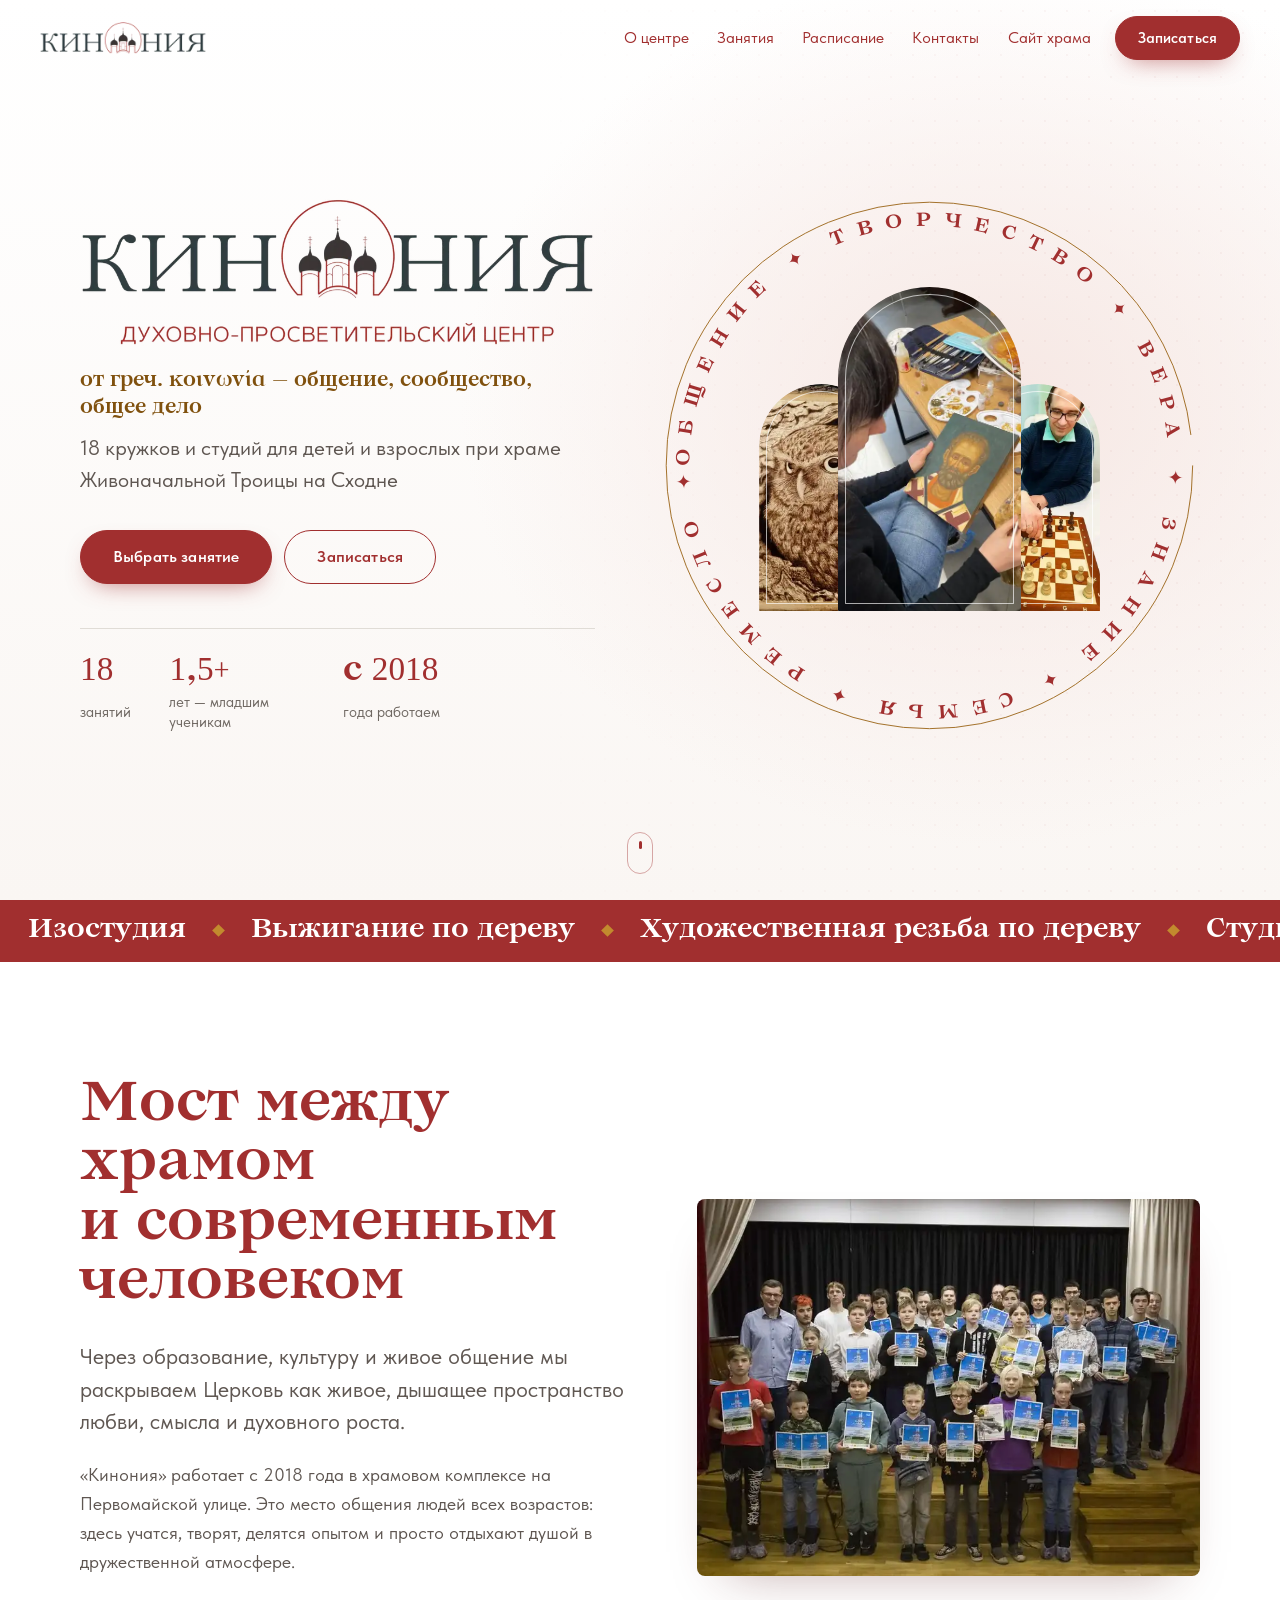
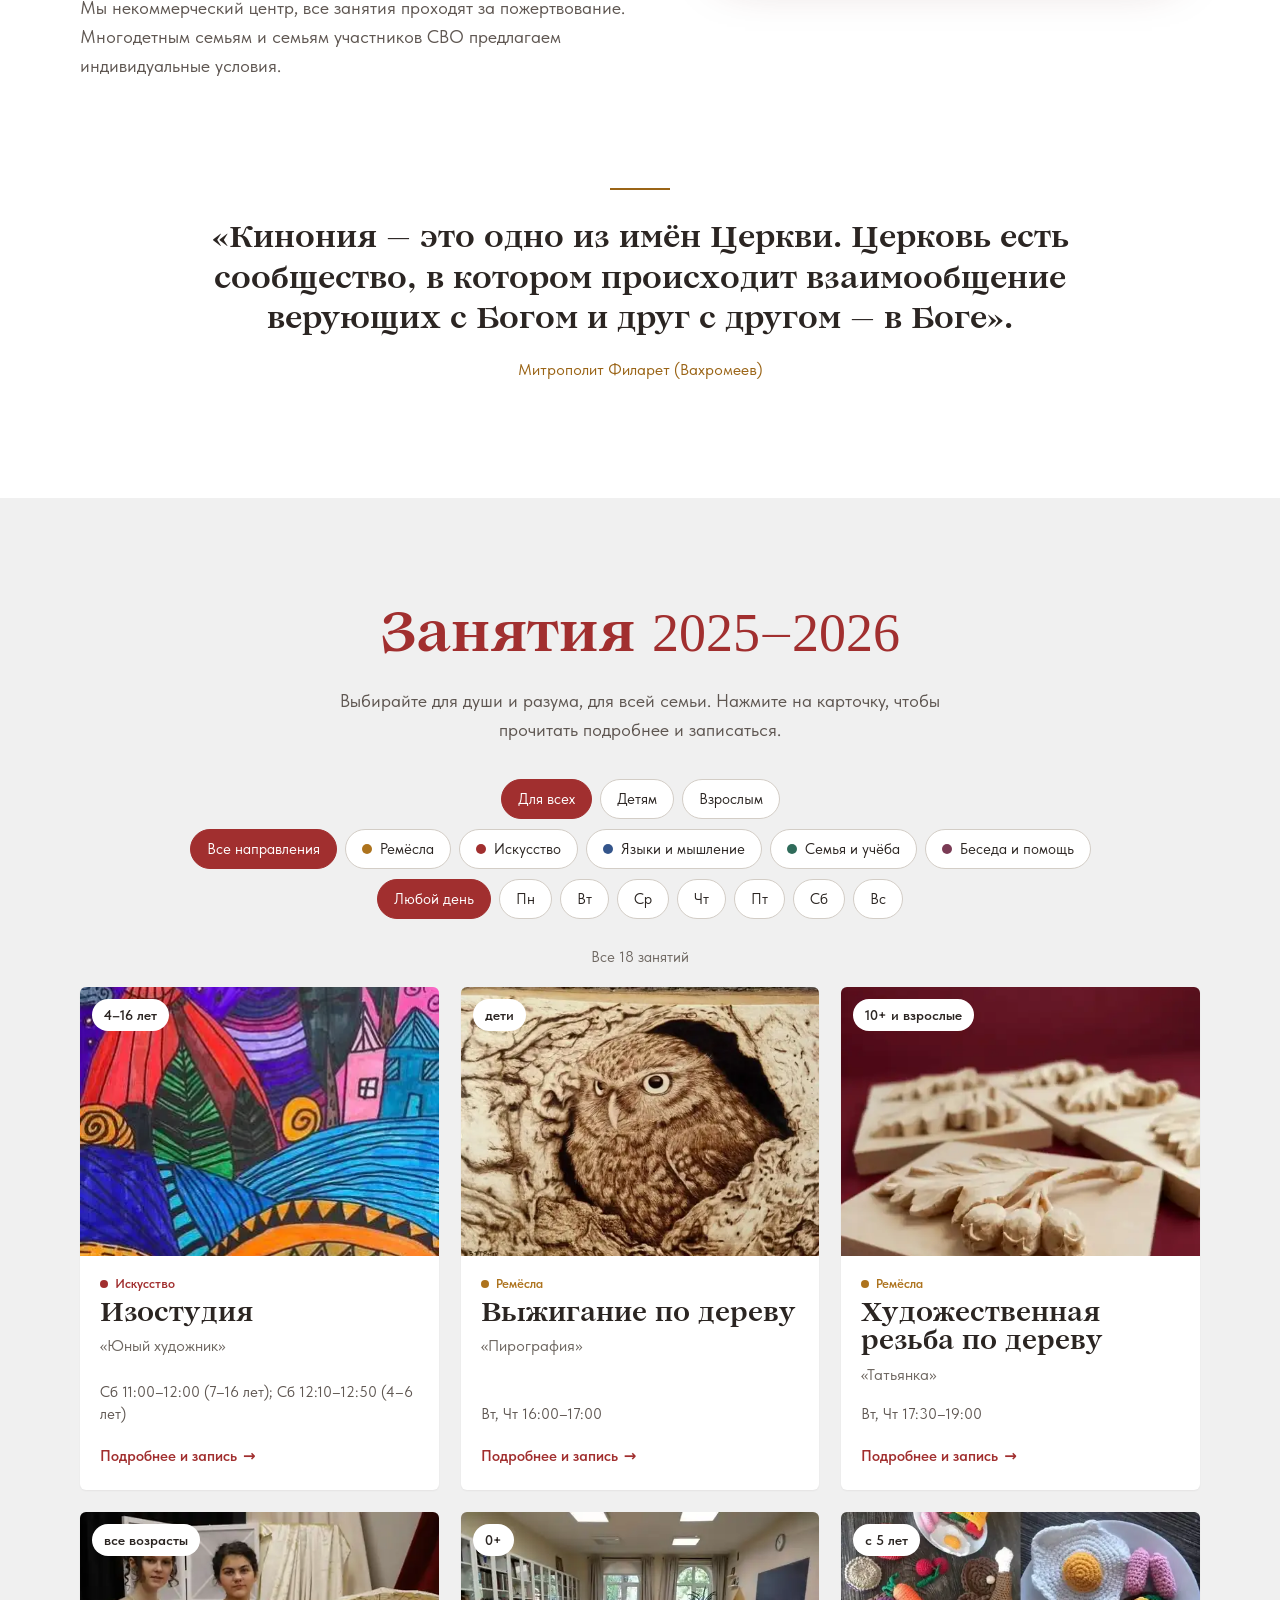
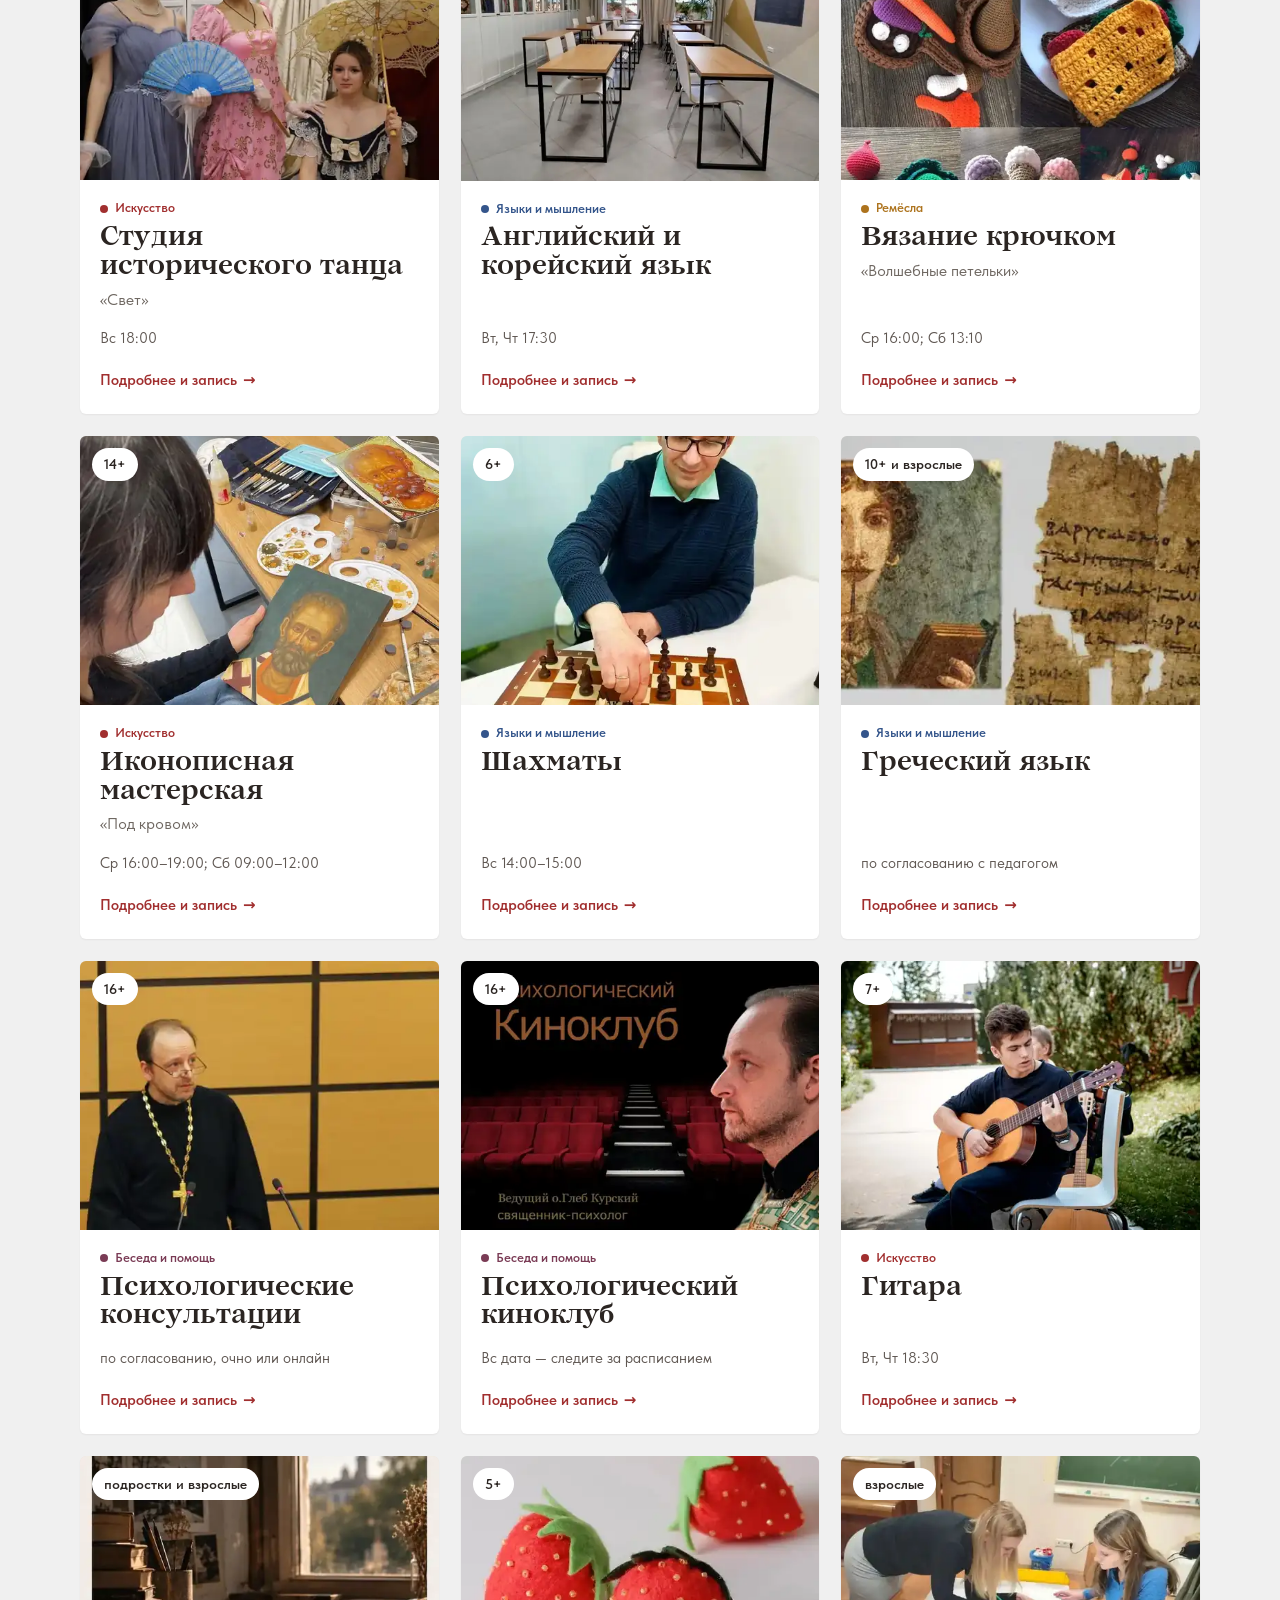
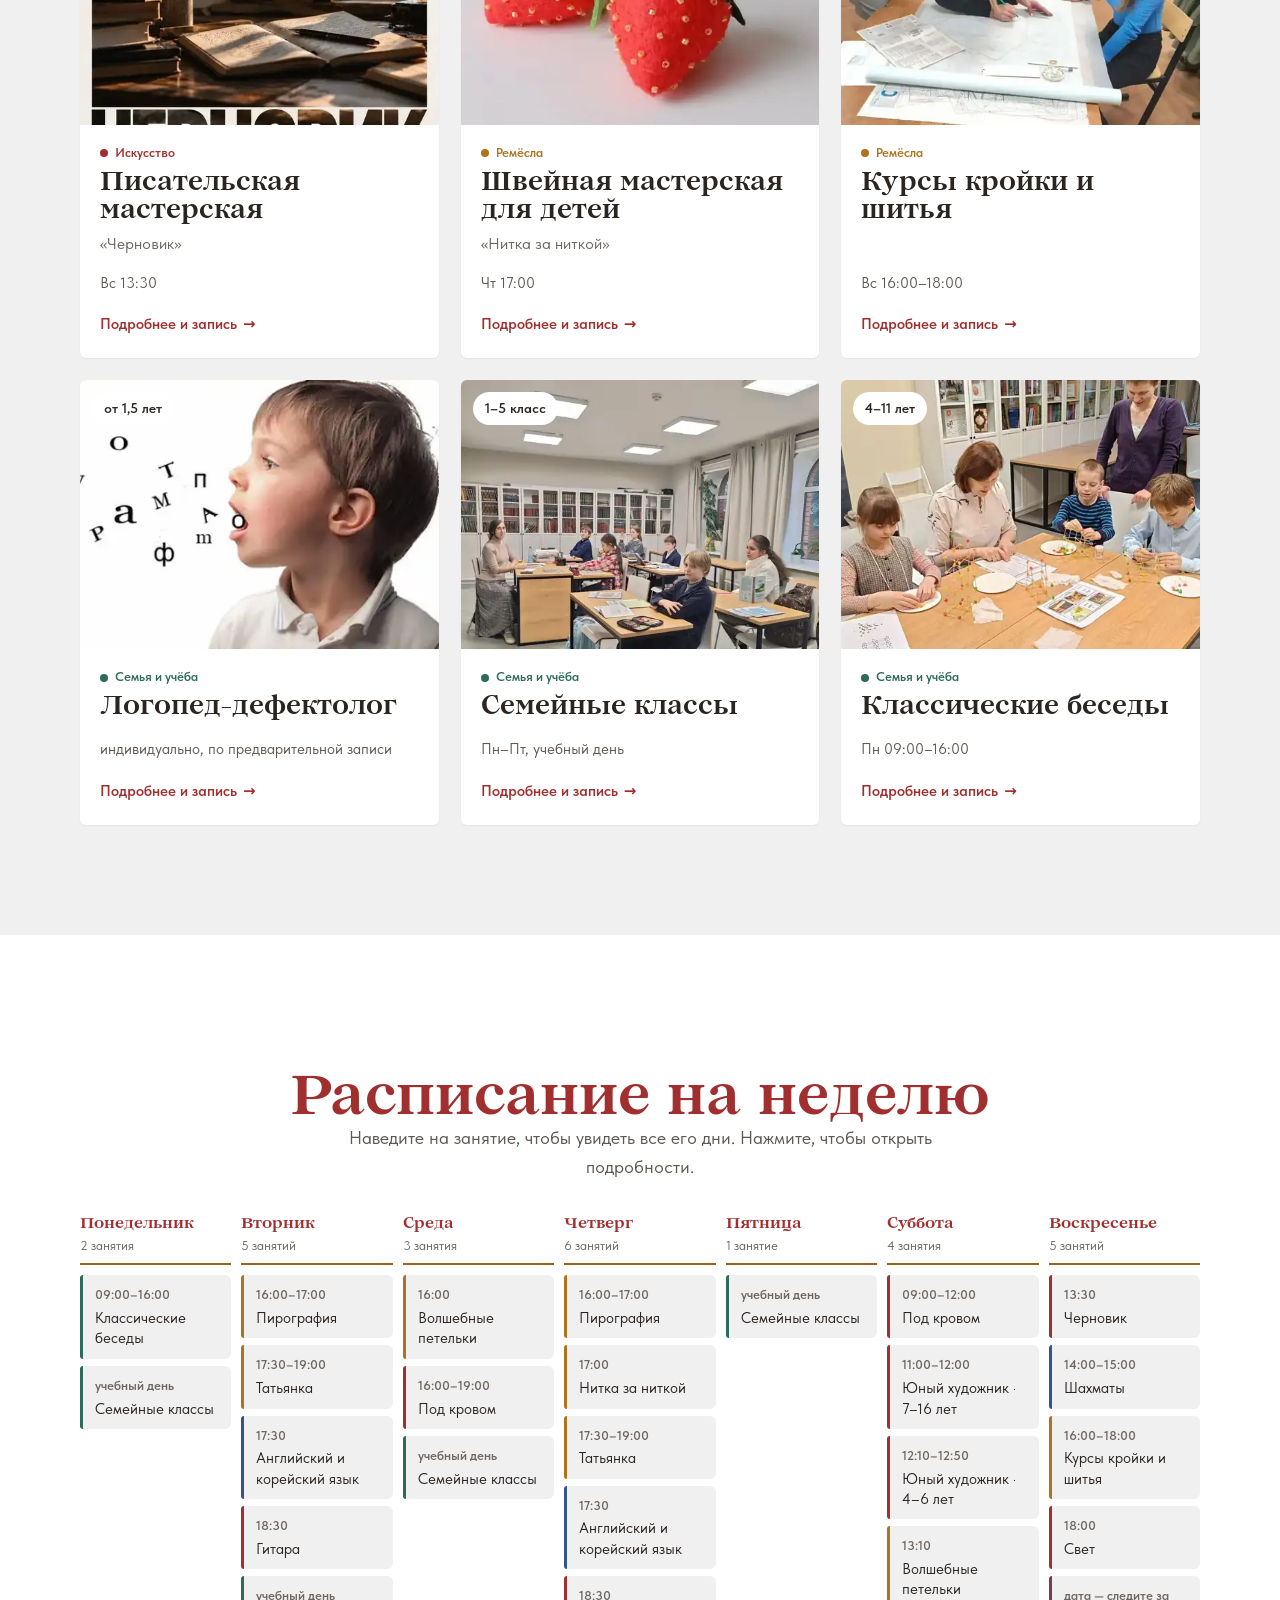
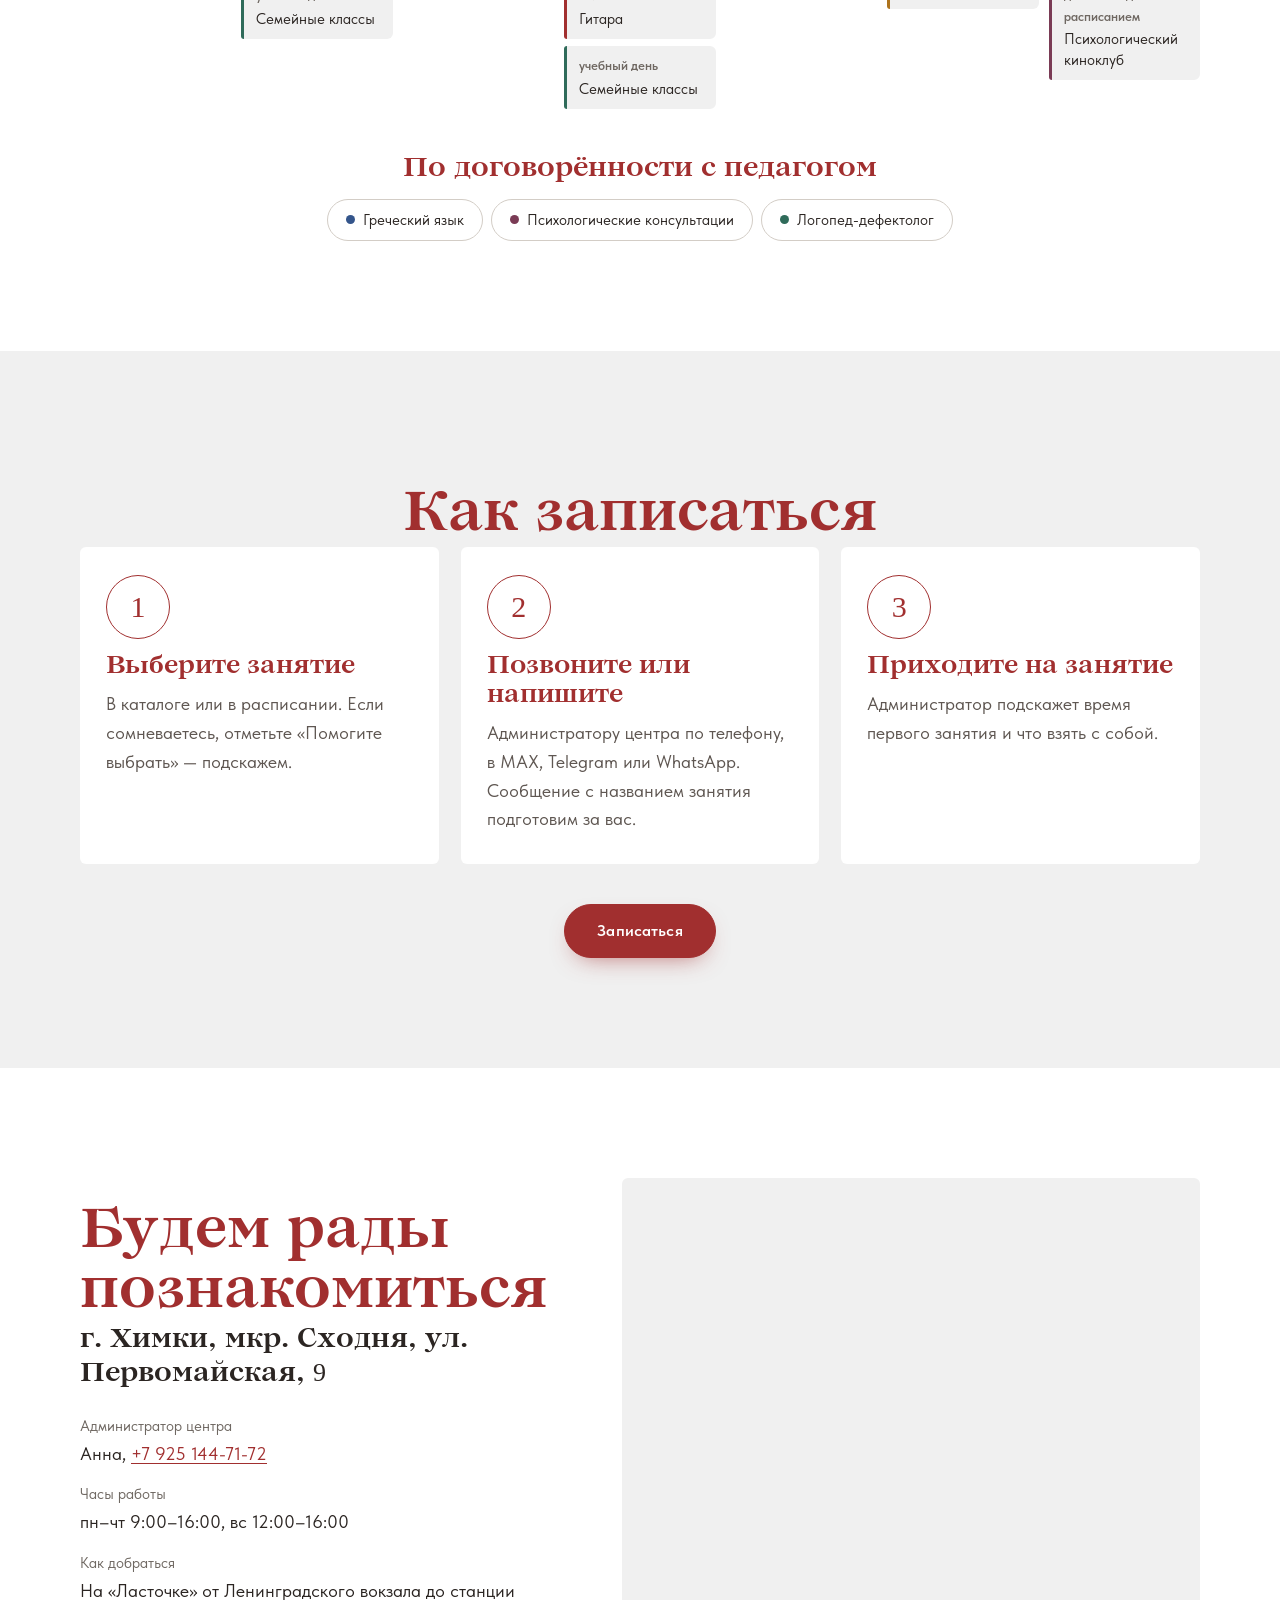
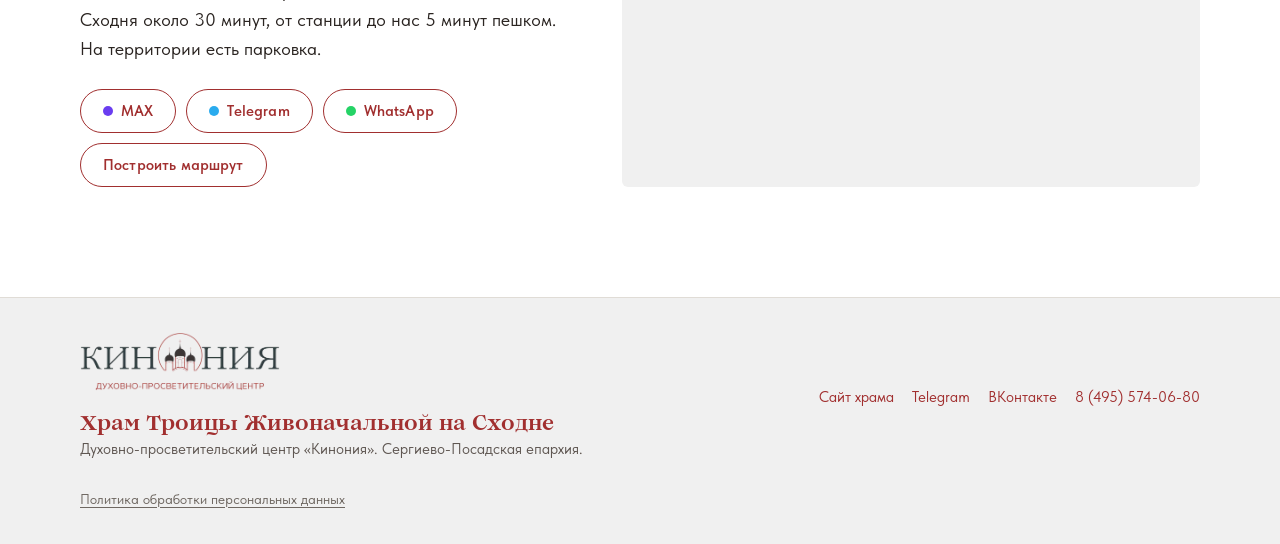
<file: index.html>
<!doctype html>
<html lang="ru">
<head>
<meta charset="utf-8">
<meta name="viewport" content="width=device-width, initial-scale=1">
<title>Кинония — кружки и студии при Троицком храме на Сходне</title>
<meta name="description" content="Духовно-просветительский центр «Кинония» при храме Живоначальной Троицы на Сходне: 18 кружков и студий для детей и взрослых. Расписание и запись онлайн.">
<meta property="og:title" content="Кинония — кружки и студии на Сходне">
<meta property="og:description" content="Иконопись, резьба, изостудия, шахматы, языки и ещё 13 занятий для детей и взрослых. Запись онлайн.">
<meta property="og:image" content="https://static.tildacdn.com/tild6534-3261-4866-a431-323131633238/DzECFIddaro.jpg">
<meta name="theme-color" content="#A12F2F">
<link rel="icon" href="img/favicon.png">
<link rel="stylesheet" href="css/style.css?v=202611191200">
</head>
<body>

<a class="skip" href="#catalog">К занятиям</a>

<header class="bar" id="bar">
  <a class="bar__logo" href="#top" aria-label="Кинония, в начало">
    <img src="img/logo-mark.webp" alt="" width="180" height="35">
  </a>
  <button class="bar__burger" id="burger" aria-label="Меню" aria-expanded="false" aria-controls="nav"><span></span><span></span></button>
  <nav class="bar__nav" id="nav" aria-label="Разделы">
    <a href="#about">О центре</a>
    <a href="#catalog">Занятия</a>
    <a href="#week">Расписание</a>
    <a href="#visit">Контакты</a>
    <a href="http://shodnyahramnew.ru/" target="_blank" rel="noopener">Сайт храма</a>
  </nav>
  <button class="btn btn--red btn--sm" data-signup>Записаться</button>
</header>

<main id="top">

  <section class="hero" aria-labelledby="hero-title">
    <div class="wrap hero__grid">
      <div class="hero__text">
        <h1 class="hero__title" id="hero-title"><img src="img/logo-kinonia.webp" alt="Кинония — духовно-просветительский центр" width="1200" height="350"></h1>
        <p class="hero__gloss">от греч. <i>κοινωνία</i> — общение, сообщество, общее дело</p>
        <p class="hero__lead">18 кружков и студий для детей и взрослых при храме Живоначальной Троицы на Сходне</p>
        <div class="hero__cta">
          <a class="btn btn--red" href="#catalog">Выбрать занятие</a>
          <button class="btn btn--outline" data-signup>Записаться</button>
        </div>
        <ul class="hero__facts">
          <li><b data-count="18">18</b><span>занятий</span></li>
          <li><b>1,5+</b><span>лет — младшим ученикам</span></li>
          <li><b>с 2018</b><span>года работаем</span></li>
        </ul>
      </div>
      <div class="hero__stage" aria-hidden="true">
        <svg class="hero__ring" viewBox="0 0 600 600">
          <defs><path id="ringPath" d="M300,300 m-266,0 a266,266 0 1,1 532,0 a266,266 0 1,1 -532,0"/></defs>
          <circle class="hero__ring-line" cx="300" cy="300" r="292"/>
          <text><textPath href="#ringPath" textLength="1665">ОБЩЕНИЕ ✦ ТВОРЧЕСТВО ✦ ВЕРА ✦ ЗНАНИЕ ✦ СЕМЬЯ ✦ РЕМЕСЛО ✦ </textPath></text>
        </svg>
        <div class="arch arch--l" data-arch><img src="img/c/pyro-sm.webp" alt=""><img src="img/c/crochet-sm.webp" alt=""><img src="img/c/sew-kids-sm.webp" alt=""><img src="img/c/greek-sm.webp" alt=""></div>
        <div class="arch arch--c" data-arch><img src="img/c/icon-sm.webp" alt=""><img src="img/c/izo-sm.webp" alt=""><img src="img/c/tatyanka-sm.webp" alt=""><img src="img/c/about-sm.webp" alt=""></div>
        <div class="arch arch--r" data-arch><img src="img/c/chess-sm.webp" alt=""><img src="img/c/classical-sm.webp" alt=""><img src="img/c/family-classes-sm.webp" alt=""><img src="img/c/dance-sm.webp" alt=""></div>
      </div>
    </div>
    <a class="hero__down" href="#about" aria-label="Листать вниз"><span></span></a>
  </section>

  <div class="ticker" aria-hidden="true"><div class="ticker__track" id="ticker"></div></div>

  <section class="about" id="about" aria-labelledby="about-title">
    <div class="wrap about__grid" data-reveal>
      <div class="about__text">
        <h2 class="h2" id="about-title">Мост между храмом и&nbsp;современным человеком</h2>
        <p class="about__mission">Через образование, культуру и живое общение мы раскрываем Церковь как живое, дышащее пространство любви, смысла и духовного роста.</p>
        <p>«Кинония» работает с 2018 года в храмовом комплексе на Первомайской улице. Это место общения людей всех возрастов: здесь учатся, творят, делятся опытом и просто отдыхают душой в дружественной атмосфере.</p>
        <p>Мы некоммерческий центр, все занятия проходят за пожертвование. Многодетным семьям и семьям участников СВО предлагаем индивидуальные условия.</p>
      </div>
      <figure class="about__photo">
        <img src="img/c/about.webp" srcset="img/c/about-sm.webp 520w, img/c/about.webp 880w" sizes="(max-width: 860px) 92vw, 560px" alt="Ученики иконописной мастерской с работами у входа в центр" loading="lazy">
      </figure>
    </div>
    <figure class="wrap quote" data-reveal>
      <blockquote>«Кинония — это одно из имён Церкви. Церковь есть сообщество, в котором происходит взаимообщение верующих с Богом и друг с другом — в Боге».</blockquote>
      <figcaption>Митрополит Филарет (Вахромеев)</figcaption>
    </figure>
  </section>

  <section class="catalog" id="catalog" aria-labelledby="catalog-title">
    <div class="wrap">
      <h2 class="h2 h2--center" id="catalog-title" data-reveal>Занятия 2025–2026</h2>
      <p class="catalog__lead">Выбирайте для души и разума, для всей семьи. Нажмите на карточку, чтобы прочитать подробнее и записаться.</p>

      <div class="filters" role="group" aria-label="Фильтры">
        <div class="filters__row" id="fWho" role="radiogroup" aria-label="Для кого">
          <button class="chip is-on" data-who="any" role="radio" aria-checked="true">Для всех</button>
          <button class="chip" data-who="kids" role="radio" aria-checked="false">Детям</button>
          <button class="chip" data-who="adults" role="radio" aria-checked="false">Взрослым</button>
        </div>
        <div class="filters__row" id="fCat" aria-label="Направление"></div>
        <div class="filters__row" id="fDay" role="radiogroup" aria-label="День недели"></div>
      </div>

      <p class="catalog__count" id="count" aria-live="polite"></p>
      <ul class="cards" id="cards"></ul>
      <div class="empty" id="empty" hidden>
        <p>Под эти условия занятий нет. Выберите другой день или сбросьте фильтры.</p>
        <button class="btn btn--red btn--sm" id="reset">Сбросить фильтры</button>
      </div>
    </div>
  </section>

  <section class="week" id="week" aria-labelledby="week-title">
    <div class="wrap">
      <h2 class="h2 h2--center" id="week-title" data-reveal>Расписание на неделю</h2>
      <p class="catalog__lead">Наведите на занятие, чтобы увидеть все его дни. Нажмите, чтобы открыть подробности.</p>
      <div class="grid" id="grid"></div>
      <div class="flex">
        <h3>По договорённости с педагогом</h3>
        <ul id="flexList"></ul>
      </div>
    </div>
  </section>

  <section class="steps" aria-labelledby="steps-title">
    <div class="wrap">
      <h2 class="h2 h2--center" id="steps-title" data-reveal>Как записаться</h2>
      <ol class="steps__list" data-reveal-kids>
        <li><b>Выберите занятие</b><span>В каталоге или в расписании. Если сомневаетесь, отметьте «Помогите выбрать» — подскажем.</span></li>
        <li><b>Позвоните или напишите</b><span>Администратору центра по телефону, в MAX, Telegram или WhatsApp. Сообщение с названием занятия подготовим за вас.</span></li>
        <li><b>Приходите на занятие</b><span>Администратор подскажет время первого занятия и что взять с собой.</span></li>
      </ol>
      <div class="steps__cta">
        <button class="btn btn--red" data-signup>Записаться</button>
        <a class="btn btn--outline" id="botLink" href="#" hidden target="_blank" rel="noopener">Записаться через Telegram</a>
      </div>
    </div>
  </section>

  <section class="visit" id="visit" aria-labelledby="visit-title">
    <div class="wrap visit__grid">
      <div>
        <h2 class="h2" id="visit-title" data-reveal>Будем рады познакомиться</h2>
        <address class="visit__addr" id="addr"></address>
        <dl class="visit__dl">
          <dt>Администратор центра</dt><dd id="admin"></dd>
          <dt>Часы работы</dt><dd id="hours"></dd>
          <dt>Как добраться</dt><dd>На «Ласточке» от Ленинградского вокзала до станции Сходня около 30 минут, от станции до нас 5 минут пешком. На территории есть парковка.</dd>
        </dl>
        <div class="visit__links" id="links"></div>
      </div>
      <div class="map">
        <iframe title="Карта: Первомайская улица, 9, Сходня" loading="lazy"
          src="https://yandex.ru/map-widget/v1/?text=%D0%A5%D0%B8%D0%BC%D0%BA%D0%B8%2C%20%D0%A1%D1%85%D0%BE%D0%B4%D0%BD%D1%8F%2C%20%D0%9F%D0%B5%D1%80%D0%B2%D0%BE%D0%BC%D0%B0%D0%B9%D1%81%D0%BA%D0%B0%D1%8F%20%D1%83%D0%BB%D0%B8%D1%86%D0%B0%2C%209&z=16"></iframe>
      </div>
    </div>
  </section>
</main>

<footer class="foot">
  <div class="wrap foot__in">
    <div class="foot__brand">
      <img src="img/logo-kinonia.webp" alt="Кинония" width="220" height="64" loading="lazy">
      <p><span class="foot__name">Храм Троицы Живоначальной на Сходне</span>Духовно-просветительский центр «Кинония». Сергиево-Посадская епархия.</p>
    </div>
    <p class="foot__links">
      <a href="http://shodnyahramnew.ru/" target="_blank" rel="noopener">Сайт храма</a>
      <a href="https://t.me/shodnyahram" target="_blank" rel="noopener">Telegram</a>
      <a href="https://vk.com/shodnyahram" target="_blank" rel="noopener">ВКонтакте</a>
      <a href="tel:+74955740680">8 (495) 574-06-80</a>
    </p>
    <p class="foot__links foot__legal">
      <a href="privacy.html">Политика обработки персональных данных</a>
    </p>
  </div>
</footer>

<!-- Подробности о занятии -->
<div class="sheet" id="info" hidden>
  <div class="sheet__veil" data-close></div>
  <div class="sheet__panel sheet__panel--info" role="dialog" aria-modal="true" aria-labelledby="info-title">
    <button class="sheet__x" data-close aria-label="Закрыть">
      <svg viewBox="0 0 24 24" aria-hidden="true"><path d="M5 5l14 14M19 5L5 19"/></svg>
    </button>
    <div id="infoBody"></div>
  </div>
</div>

<!-- Запись: звонок или мессенджеры -->
<div class="sheet" id="sheet" hidden>
  <div class="sheet__veil" data-close></div>
  <div class="sheet__panel" role="dialog" aria-modal="true" aria-labelledby="sheet-title">
    <button class="sheet__x" data-close aria-label="Закрыть">
      <svg viewBox="0 0 24 24" aria-hidden="true"><path d="M5 5l14 14M19 5L5 19"/></svg>
    </button>

    <div class="contact">
      <h2 class="form__title" id="sheet-title">Записаться на занятие</h2>
      <p class="form__sub">Позвоните или напишите администратору центра. Она ответит на вопросы и пригласит на первое занятие.</p>

      <label class="field">
        <span>Занятие</span>
        <select id="fClub"></select>
      </label>

      <div class="cbtns" id="sheetBtns"></div>
      <p class="contact__note" id="contactNote"></p>
    </div>
  </div>
</div>

<script src="js/config.js?v=202611191200"></script>
<script src="js/clubs.js?v=202611191200"></script>
<script src="js/app.js?v=202611191200"></script>
</body>
</html>
</file>
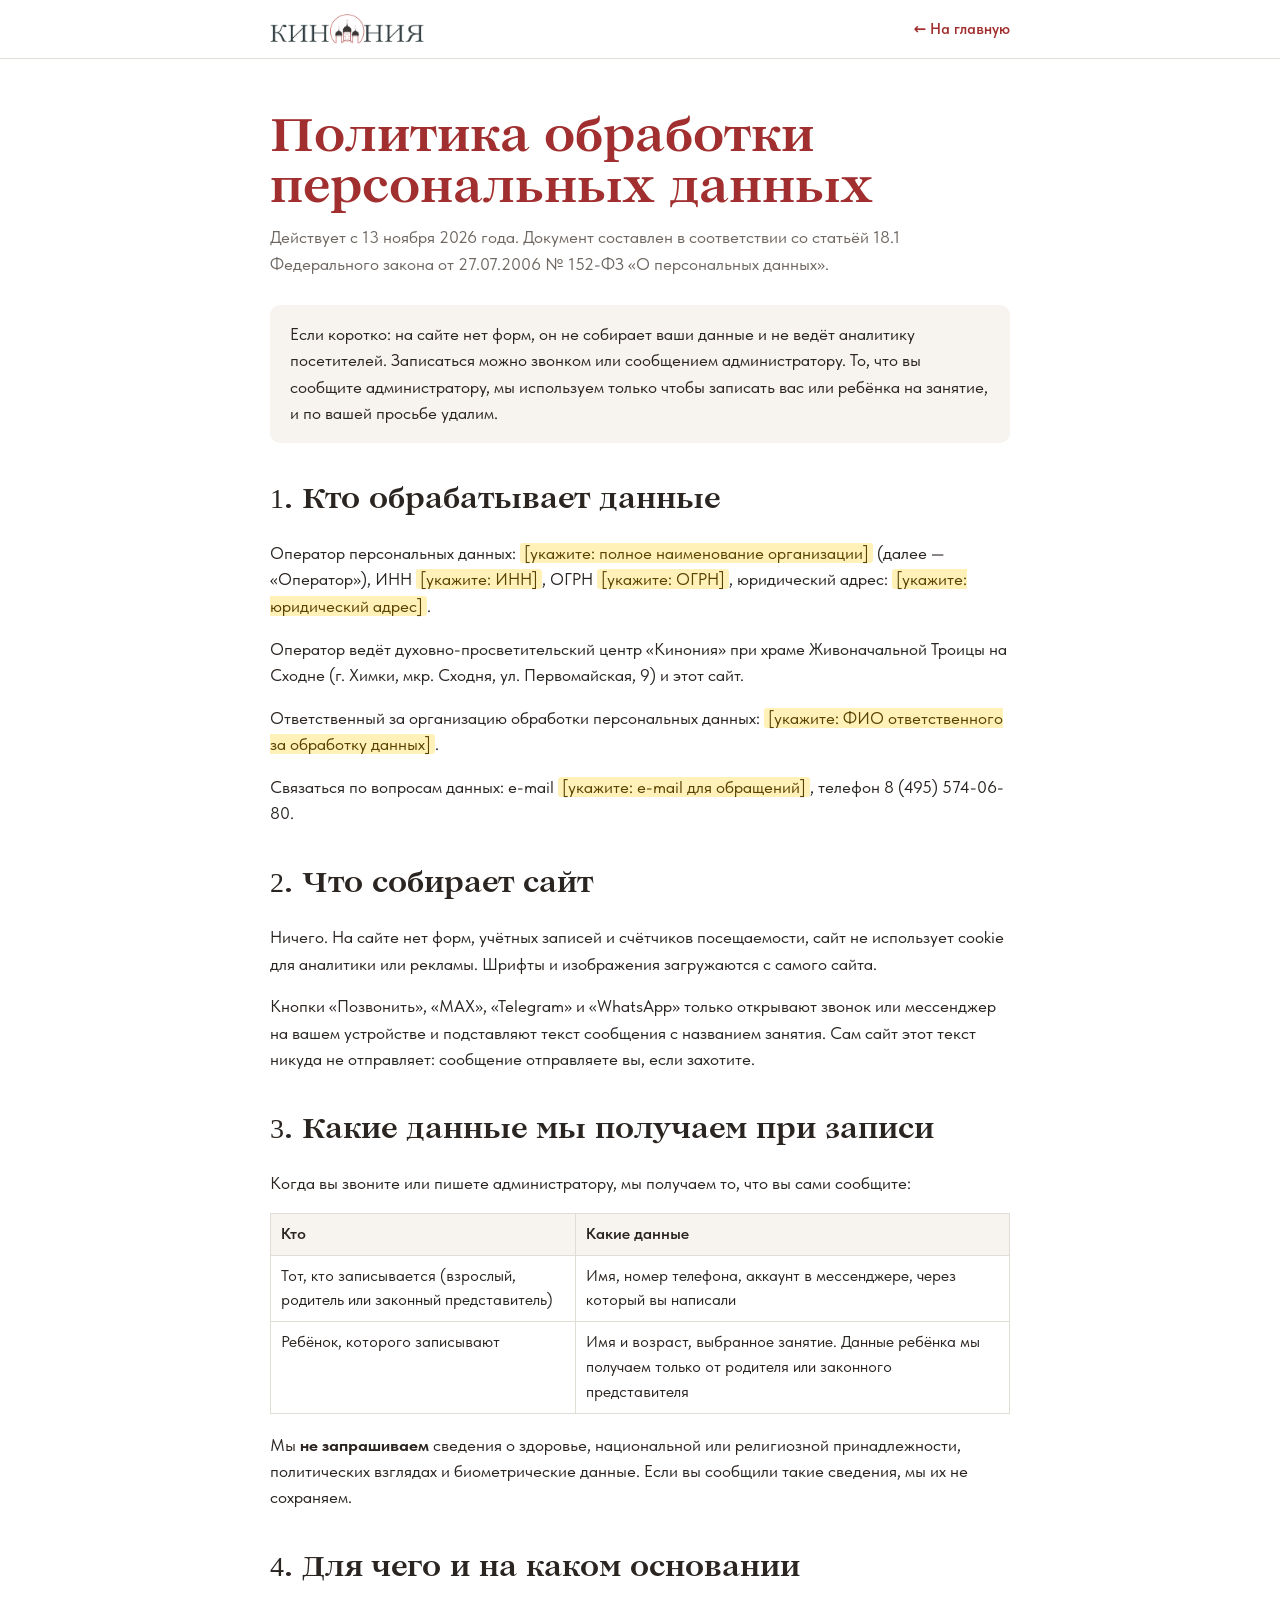
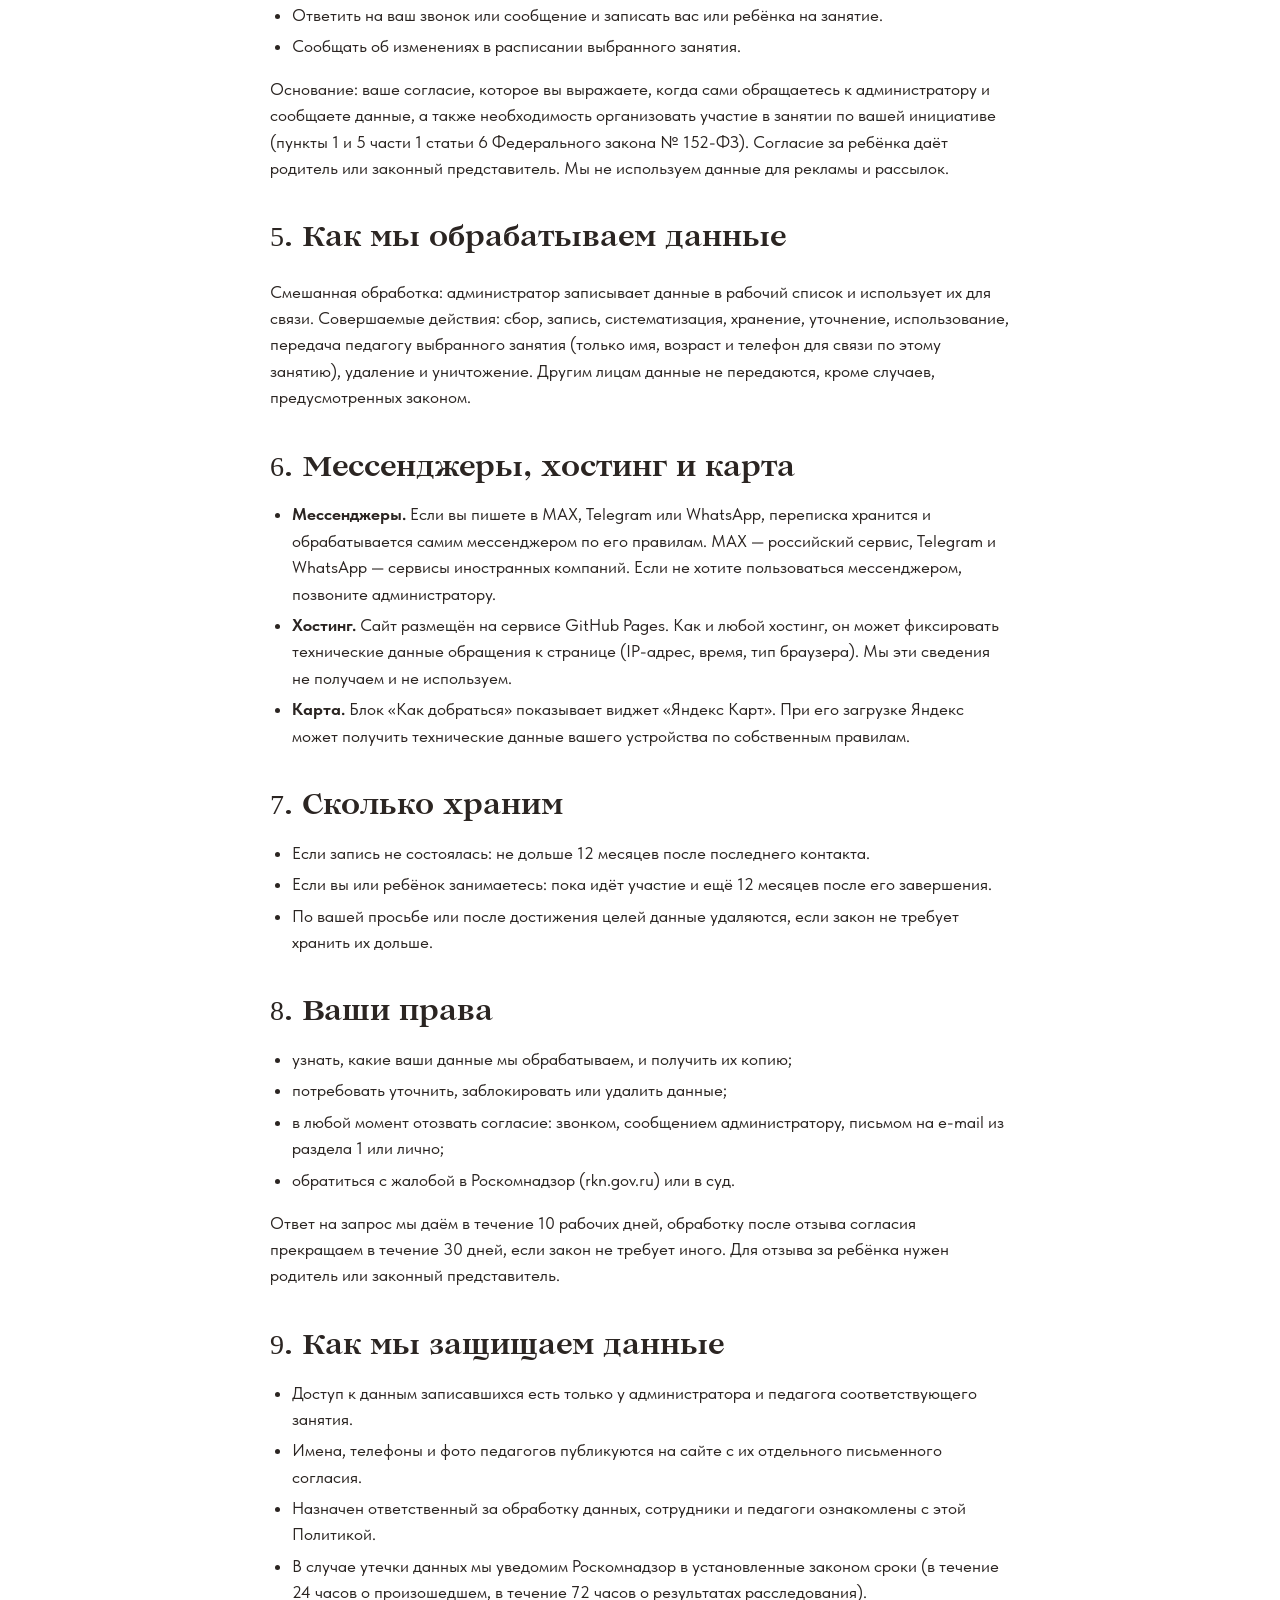
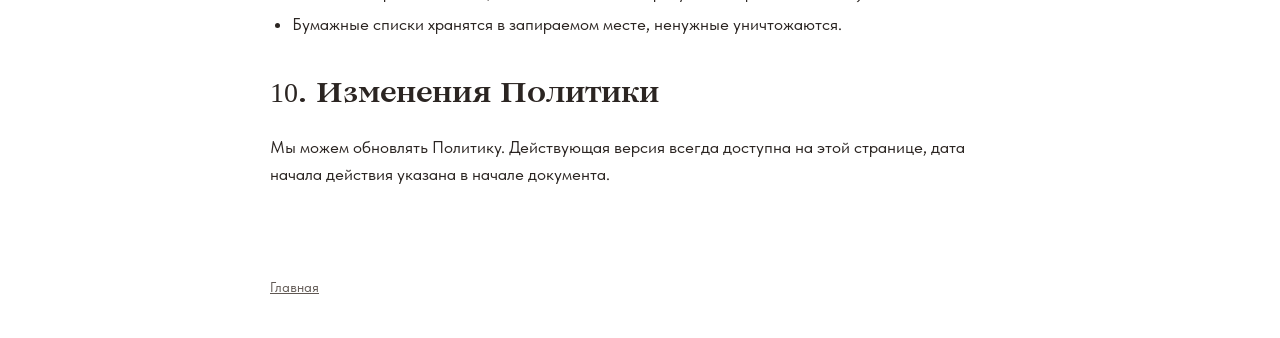
<file: privacy.html>
<!doctype html>
<html lang="ru">
<head>
<meta charset="utf-8">
<meta name="viewport" content="width=device-width, initial-scale=1">
<title>Политика обработки персональных данных — Кинония</title>
<meta name="description" content="Как центр «Кинония» при храме Троицы на Сходне обрабатывает и защищает персональные данные тех, кто записывается на занятия.">
<meta name="robots" content="index,follow">
<link rel="icon" href="img/favicon.png">
<link rel="stylesheet" href="css/style.css?v=202611191200">
<link rel="stylesheet" href="css/legal.css?v=202611131945">
</head>
<body class="legal">

<header class="legal__top">
  <div class="legal__top-in">
    <a href="./" aria-label="Кинония, на главную"><img src="img/logo-mark.webp" alt="Кинония" width="180" height="35"></a>
    <a class="legal__back" href="./">← На главную</a>
  </div>
</header>

<main class="legal__doc">
  <h1>Политика обработки персональных данных</h1>
  <p class="legal__meta">Действует с 13 ноября 2026 года. Документ составлен в соответствии со статьёй 18.1 Федерального закона от 27.07.2006 № 152-ФЗ «О персональных данных».</p>

  <div class="legal__box"><p>Если коротко: на сайте нет форм, он не собирает ваши данные и не ведёт аналитику посетителей. Записаться можно звонком или сообщением администратору. То, что вы сообщите администратору, мы используем только чтобы записать вас или ребёнка на занятие, и по вашей просьбе удалим.</p></div>

  <h2>1. Кто обрабатывает данные</h2>
  <p>Оператор персональных данных: <span data-op="name"></span> (далее — «Оператор»), ИНН <span data-op="inn"></span>, ОГРН <span data-op="ogrn"></span>, юридический адрес: <span data-op="address"></span>.</p>
  <p>Оператор ведёт духовно-просветительский центр «Кинония» при храме Живоначальной Троицы на Сходне (г. Химки, мкр. Сходня, ул. Первомайская, 9) и этот сайт.</p>
  <p>Ответственный за организацию обработки персональных данных: <span data-op="responsible"></span>.</p>
  <p>Связаться по вопросам данных: e-mail <span data-op="email"></span>, телефон 8 (495) 574-06-80.</p>

  <h2>2. Что собирает сайт</h2>
  <p>Ничего. На сайте нет форм, учётных записей и счётчиков посещаемости, сайт не использует cookie для аналитики или рекламы. Шрифты и изображения загружаются с самого сайта.</p>
  <p>Кнопки «Позвонить», «MAX», «Telegram» и «WhatsApp» только открывают звонок или мессенджер на вашем устройстве и подставляют текст сообщения с названием занятия. Сам сайт этот текст никуда не отправляет: сообщение отправляете вы, если захотите.</p>

  <h2>3. Какие данные мы получаем при записи</h2>
  <p>Когда вы звоните или пишете администратору, мы получаем то, что вы сами сообщите:</p>
  <table>
    <tr><th>Кто</th><th>Какие данные</th></tr>
    <tr><td>Тот, кто записывается (взрослый, родитель или законный представитель)</td><td>Имя, номер телефона, аккаунт в мессенджере, через который вы написали</td></tr>
    <tr><td>Ребёнок, которого записывают</td><td>Имя и возраст, выбранное занятие. Данные ребёнка мы получаем только от родителя или законного представителя</td></tr>
  </table>
  <p>Мы <b>не запрашиваем</b> сведения о здоровье, национальной или религиозной принадлежности, политических взглядах и биометрические данные. Если вы сообщили такие сведения, мы их не сохраняем.</p>

  <h2>4. Для чего и на каком основании</h2>
  <ul>
    <li>Ответить на ваш звонок или сообщение и записать вас или ребёнка на занятие.</li>
    <li>Сообщать об изменениях в расписании выбранного занятия.</li>
  </ul>
  <p>Основание: ваше согласие, которое вы выражаете, когда сами обращаетесь к администратору и сообщаете данные, а также необходимость организовать участие в занятии по вашей инициативе (пункты 1 и 5 части 1 статьи 6 Федерального закона № 152-ФЗ). Согласие за ребёнка даёт родитель или законный представитель. Мы не используем данные для рекламы и рассылок.</p>

  <h2>5. Как мы обрабатываем данные</h2>
  <p>Смешанная обработка: администратор записывает данные в рабочий список и использует их для связи. Совершаемые действия: сбор, запись, систематизация, хранение, уточнение, использование, передача педагогу выбранного занятия (только имя, возраст и телефон для связи по этому занятию), удаление и уничтожение. Другим лицам данные не передаются, кроме случаев, предусмотренных законом.</p>

  <h2>6. Мессенджеры, хостинг и карта</h2>
  <ul>
    <li><b>Мессенджеры.</b> Если вы пишете в MAX, Telegram или WhatsApp, переписка хранится и обрабатывается самим мессенджером по его правилам. MAX — российский сервис, Telegram и WhatsApp — сервисы иностранных компаний. Если не хотите пользоваться мессенджером, позвоните администратору.</li>
    <li><b>Хостинг.</b> Сайт размещён на сервисе GitHub Pages. Как и любой хостинг, он может фиксировать технические данные обращения к странице (IP-адрес, время, тип браузера). Мы эти сведения не получаем и не используем.</li>
    <li><b>Карта.</b> Блок «Как добраться» показывает виджет «Яндекс Карт». При его загрузке Яндекс может получить технические данные вашего устройства по собственным правилам.</li>
  </ul>

  <h2>7. Сколько храним</h2>
  <ul>
    <li>Если запись не состоялась: не дольше 12 месяцев после последнего контакта.</li>
    <li>Если вы или ребёнок занимаетесь: пока идёт участие и ещё 12 месяцев после его завершения.</li>
    <li>По вашей просьбе или после достижения целей данные удаляются, если закон не требует хранить их дольше.</li>
  </ul>

  <h2>8. Ваши права</h2>
  <ul>
    <li>узнать, какие ваши данные мы обрабатываем, и получить их копию;</li>
    <li>потребовать уточнить, заблокировать или удалить данные;</li>
    <li>в любой момент отозвать согласие: звонком, сообщением администратору, письмом на e-mail из раздела 1 или лично;</li>
    <li>обратиться с жалобой в Роскомнадзор (rkn.gov.ru) или в суд.</li>
  </ul>
  <p>Ответ на запрос мы даём в течение 10 рабочих дней, обработку после отзыва согласия прекращаем в течение 30 дней, если закон не требует иного. Для отзыва за ребёнка нужен родитель или законный представитель.</p>

  <h2>9. Как мы защищаем данные</h2>
  <ul>
    <li>Доступ к данным записавшихся есть только у администратора и педагога соответствующего занятия.</li>
    <li>Имена, телефоны и фото педагогов публикуются на сайте с их отдельного письменного согласия.</li>
    <li>Назначен ответственный за обработку данных, сотрудники и педагоги ознакомлены с этой Политикой.</li>
    <li>В случае утечки данных мы уведомим Роскомнадзор в установленные законом сроки (в течение 24 часов о произошедшем, в течение 72 часов о результатах расследования).</li>
    <li>Бумажные списки хранятся в запираемом месте, ненужные уничтожаются.</li>
  </ul>

  <h2>10. Изменения Политики</h2>
  <p>Мы можем обновлять Политику. Действующая версия всегда доступна на этой странице, дата начала действия указана в начале документа.</p>
</main>

<footer class="legal__foot">
  <a href="./">Главная</a>
</footer>

<script src="js/config.js?v=202611191200"></script>
<script src="js/legal.js?v=202611191200"></script>
</body>
</html>
</file>
<file: css/style.css>
/* ============ Кинония — в стиле сайта Троицкого храма ============
   Шрифты и цвета те же, что на shodnyahramnew.ru:
   Lovelace — заголовки, TildaSans — текст,
   красный #A12F2F, охра #AD731D, светлый фон #F0F0F0. */
@font-face {
  font-family: "Lovelace";
  src: url("../fonts/Lovelace.woff") format("woff");
  font-weight: 400; font-style: normal; font-display: swap;
  /* пробная версия шрифта рисует штамп TRIAL вместо цифр и «№» — их берём из Georgia */
  unicode-range: U+0000-002F, U+003A-2115, U+2117-FFFF;
}
@font-face {
  font-family: "TildaSans";
  src: url("../fonts/TildaSans-VF.woff2") format("woff2");
  font-weight: 250 1000; font-style: normal; font-display: swap;
}

[hidden] { display: none !important; }

:root {
  --red: #A12F2F;
  --red-dark: #8A2424;
  --ochre: #9A6416;
  --ochre-hi: #C28A2E;
  --paper: #FFFFFF;
  --mist: #F0F0F0;
  --line: #E0DCD6;
  --ink: #2B2522;
  --ink-2: #5F5752;
  --ink-3: #6F6862;

  --display: "Lovelace", Georgia, "Times New Roman", serif;
  --sans: "TildaSans", system-ui, -apple-system, "Segoe UI", sans-serif;

  --wrap: 1200px;
  --gutter: clamp(16px, 4vw, 40px);
  --ease: cubic-bezier(.2, .7, .1, 1);
}

*, *::before, *::after { box-sizing: border-box; }
html { scroll-behavior: smooth; -webkit-text-size-adjust: 100%; scroll-padding-top: 80px; }
body {
  margin: 0; background: var(--paper); color: var(--ink);
  font: 400 18px/1.6 var(--sans);
  -webkit-font-smoothing: antialiased; overflow-x: hidden;
}
img, svg, iframe { display: block; max-width: 100%; }
a { color: inherit; }
button { font: inherit; color: inherit; }
:focus-visible { outline: 2px solid var(--ochre); outline-offset: 3px; border-radius: 4px; }

.wrap { max-width: var(--wrap); margin: 0 auto; padding: 0 var(--gutter); }
.skip { position: absolute; left: -999px; top: 8px; z-index: 100; background: var(--red); color: #fff; padding: 8px 14px; border-radius: 6px; }
.skip:focus { left: 8px; }

.h2 {
  font: 400 clamp(32px, 2.2rem + 1.6vw, 54px)/1.1 var(--display);
  color: var(--red); margin: 0 0 .5em; text-wrap: balance;
}
.h2--center { text-align: center; }

/* ============ Кнопки — «пилюли», как на сайте храма ============ */
.btn {
  --bg: transparent; --fg: currentColor; --bd: currentColor; --fill: var(--red-dark); --fg-h: #fff;
  position: relative; isolation: isolate; overflow: hidden;
  display: inline-flex; align-items: center; justify-content: center; gap: .5em;
  min-height: 54px; padding: 0 32px;
  background: var(--bg); color: var(--fg); border: 1.5px solid var(--bd); border-radius: 30px;
  font: 600 16px/1 var(--sans); letter-spacing: .01em; text-decoration: none; cursor: pointer;
  transition: color .35s, border-color .35s, transform .25s var(--ease), box-shadow .35s;
}
/* заливка «поднимается» снизу при наведении */
.btn::before {
  content: ""; position: absolute; inset: -2px; z-index: -1; border-radius: inherit;
  background: var(--fill); transform: translateY(102%); transition: transform .5s var(--ease);
}
@media (hover: hover) {
  .btn:hover { color: var(--fg-h); border-color: var(--fill); }
  .btn:hover::before { transform: none; }
}
.btn:active { transform: scale(.97); }
.btn--red { --bg: var(--red); --fg: #fff; --bd: var(--red); box-shadow: 0 10px 24px -12px #a12f2fb3; }
.btn--red:hover { box-shadow: 0 16px 30px -12px #8a2424cc; }
.btn--outline { --fg: var(--red); --bd: var(--red); --fill: var(--red); }
.btn--sm { min-height: 44px; padding: 0 22px; font-size: 15px; }
.btn--wide { width: 100%; }
.btn--arrow::after { content: "→"; transition: transform .35s var(--ease); }
.btn--arrow:hover::after { transform: translateX(4px); }

/* ============ Шапка ============ */
.bar {
  position: fixed; inset: 0 0 auto; z-index: 40;
  display: flex; align-items: center; gap: 24px;
  padding: 16px var(--gutter);
  color: var(--red);
  transition: background .35s, box-shadow .35s, padding .35s;
}
.bar.is-solid, .bar.is-menu { background: #fffffff0; box-shadow: 0 1px 0 var(--line); backdrop-filter: blur(10px); padding-block: 10px; }
.bar__logo { display: block; text-decoration: none; position: relative; z-index: 2; }
.bar__logo img { width: clamp(138px, 13vw, 176px); height: auto; }
.bar__nav { display: flex; gap: clamp(16px, 2.2vw, 30px); margin-left: auto; }
.bar__nav a { position: relative; text-decoration: none; font-size: 16px; padding: 6px 0; }
.bar__nav a::after { content: ""; position: absolute; left: 0; right: 0; bottom: 0; height: 1.5px; background: currentColor; transform: scaleX(0); transform-origin: right; transition: transform .4s var(--ease); }
.bar__nav a:hover::after { transform: scaleX(1); transform-origin: left; }
.bar__burger { display: none; position: relative; z-index: 2; width: 46px; height: 46px; border: 1.5px solid #a12f2f40; border-radius: 50%; background: #fff; cursor: pointer; }
.bar__burger span { position: absolute; left: 13px; right: 13px; height: 1.5px; background: var(--red); transition: transform .4s var(--ease), top .4s var(--ease); }
.bar__burger span:first-child { top: 18px; }
.bar__burger span:last-child { top: 26px; }
.bar.is-menu .bar__burger span:first-child { top: 22px; transform: rotate(45deg); }
.bar.is-menu .bar__burger span:last-child { top: 22px; transform: rotate(-45deg); }
.no-scroll, .no-scroll body { overflow: hidden; }
.bar.is-menu { backdrop-filter: none; background: #fff; }
.bar > .btn { position: relative; z-index: 2; }

@media (max-width: 980px) {
  .bar { gap: 10px; }
  .bar > .btn { margin-left: auto; }
  .bar__burger { display: block; order: 3; }
  .bar__nav {
    position: fixed; inset: 0; z-index: 1; margin: 0;
    flex-direction: column; justify-content: center; align-items: center; gap: 6px;
    background: #fff; padding: 90px var(--gutter) 40px;
    clip-path: circle(0 at calc(100% - 46px) 38px); visibility: hidden;
    transition: clip-path .7s var(--ease), visibility 0s .7s;
  }
  .bar.is-menu .bar__nav { clip-path: circle(150% at calc(100% - 46px) 38px); visibility: visible; transition: clip-path .7s var(--ease); }
  .bar__nav a { font: 400 clamp(30px, 7vw, 44px)/1.3 var(--display); opacity: 0; transform: translateY(16px); transition: opacity .4s, transform .5s var(--ease); }
  .bar.is-menu .bar__nav a { opacity: 1; transform: none; }
  .bar.is-menu .bar__nav a:nth-child(2) { transition-delay: .05s; }
  .bar.is-menu .bar__nav a:nth-child(3) { transition-delay: .1s; }
  .bar.is-menu .bar__nav a:nth-child(4) { transition-delay: .15s; }
  .bar.is-menu .bar__nav a:nth-child(5) { transition-delay: .2s; }
}
@media (max-width: 420px) { .bar > .btn { padding: 0 16px; } }

/* ============ Первый экран ============ */
.hero {
  position: relative; overflow: hidden; isolation: isolate;
  min-height: min(100svh, 980px);
  display: grid; align-items: center;
  padding: 120px 0 90px;
  background:
    radial-gradient(60% 70% at 78% 45%, #f6e7e3 0%, transparent 70%),
    linear-gradient(180deg, #fff 0%, #faf6f3 100%);
}
.hero::before { /* тонкая орнаментальная сетка, как на старой бумаге */
  content: ""; position: absolute; inset: 0; z-index: -1; opacity: .5;
  background-image: radial-gradient(#a12f2f14 1px, transparent 1.2px); background-size: 22px 22px;
  mask-image: linear-gradient(90deg, transparent 40%, #000 80%);
}
.hero__grid { display: grid; grid-template-columns: 1fr 1.05fr; gap: clamp(30px, 5vw, 80px); align-items: center; width: 100%; }
.hero__text { min-width: 0; }
.hero__title { margin: 0; line-height: 0; }
.hero__title img { width: min(560px, 100%); height: auto; }
.hero__gloss { margin: 22px 0 0; font: 400 19px/1.4 var(--display); color: #80510E; }
.hero__gloss i { font-style: normal; }
.hero__lead { margin: 10px 0 0; max-width: 26em; font-size: clamp(19px, 1rem + .4vw, 23px); line-height: 1.5; color: var(--ink-2); }
.hero__cta { display: flex; gap: 12px; flex-wrap: wrap; margin-top: 34px; }
.hero__facts { list-style: none; display: flex; gap: clamp(18px, 3vw, 40px); margin: 44px 0 0; padding: 26px 0 0; border-top: 1px solid var(--line); }
.hero__facts li { display: grid; gap: 4px; }
.hero__facts b { font: 400 clamp(30px, 2.6vw, 40px)/1 var(--display); color: var(--red); }
.hero__facts span { font-size: 15px; line-height: 1.35; color: var(--ink-3); max-width: 9em; }

/* арки-окна, как окна здания центра и купол на логотипе */
.hero__stage {
  --mx: 0; --my: 0;
  position: relative; aspect-ratio: 1 / 1; width: 100%; max-width: 620px; justify-self: center;
}
.hero__ring { position: absolute; inset: 0; width: 100%; height: 100%; overflow: visible; animation: spin 60s linear infinite; }
.hero__ring text { font: 400 21px var(--display); letter-spacing: .12em; fill: var(--red); }
.hero__ring-line { fill: none; stroke: var(--ochre); stroke-width: 1; stroke-dasharray: 1800; stroke-dashoffset: 1800; animation: draw 2.6s .2s var(--ease) forwards; }
@keyframes spin { to { transform: rotate(360deg); } }
.arch {
  position: absolute; bottom: 23%; overflow: hidden; background: #ead9d3;
  border-radius: 999px 999px 10px 10px;
  box-shadow: 0 30px 60px -30px #5a1c1c80, inset 0 0 0 1px #ffffff40;
  transform: translate(calc(var(--mx) * var(--k) * 1px), calc(var(--my) * var(--k) * 1px));
  transition: transform .9s var(--ease);
}
.arch::after { content: ""; position: absolute; inset: 7px; border: 1px solid #ffffffa6; border-radius: inherit; pointer-events: none; }
.arch img { position: absolute; inset: 0; width: 100%; height: 100%; object-fit: cover; opacity: 0; transform: scale(1.12); transition: opacity 1.4s ease, transform 6s linear; }
.arch img.is-on { opacity: 1; transform: scale(1); }
.arch--c { --k: -26; left: 33%; width: 34%; height: 60%; z-index: 2; }
.arch--l { --k: 16; left: 18.5%; width: 23%; height: 42%; }
.arch--r { --k: 22; right: 18.5%; width: 23%; height: 42%; }
.hero__stage .arch { animation: archUp 1.3s var(--ease) both; }
.arch--c { animation-delay: .25s !important; }
.arch--r { animation-delay: .45s !important; }
@keyframes archUp { from { clip-path: inset(100% 0 0 0 round 999px 999px 10px 10px); translate: 0 40px; } to { clip-path: inset(0 0 0 0 round 999px 999px 10px 10px); translate: 0 0; } }

.hero__text > * { animation: rise 1.1s var(--ease) both; }
.hero__text > :nth-child(1) { animation: logoIn 1.4s var(--ease) both; }
.hero__text > :nth-child(2) { animation-delay: .35s; }
.hero__text > :nth-child(3) { animation-delay: .45s; }
.hero__text > :nth-child(4) { animation-delay: .6s; }
.hero__text > :nth-child(5) { animation-delay: .75s; }
@keyframes rise { from { opacity: 0; transform: translateY(24px); } to { opacity: 1; transform: none; } }
@keyframes logoIn { from { opacity: 0; filter: blur(10px); transform: translateY(18px) scale(.97); } to { opacity: 1; filter: none; transform: none; } }

.hero__down { position: absolute; left: 50%; bottom: 26px; width: 26px; height: 42px; margin-left: -13px; border: 1.5px solid #a12f2f66; border-radius: 20px; }
.hero__down span { position: absolute; left: 50%; top: 8px; width: 3px; height: 8px; margin-left: -1.5px; border-radius: 2px; background: var(--red); animation: wheel 1.8s ease-in-out infinite; }
@keyframes wheel { 0% { opacity: 0; transform: translateY(0); } 30% { opacity: 1; } 100% { opacity: 0; transform: translateY(14px); } }

@media (max-width: 980px) {
  .hero { padding: 100px 0 70px; min-height: 0; }
  .hero__grid { grid-template-columns: 1fr; text-align: center; }
  .hero__title img { margin: 0 auto; width: min(520px, 92%); }
  .hero__lead { margin-inline: auto; }
  .hero__cta, .hero__facts { justify-content: center; }
  .hero__facts span { margin: 0 auto; }
  .hero__stage { max-width: 520px; order: -1; margin-bottom: -10px; }
  .hero__down { display: none; }
}
@media (max-width: 560px) {
  .hero__stage { width: 100%; }
  .hero__ring text { font-size: 25px; }
  .hero__cta .btn { flex: 1 1 100%; }
  .hero__facts { gap: 14px; justify-content: space-between; }
  .hero__facts span { font-size: 13px; }
}

/* ============ Бегущая строка ============ */
.ticker { background: var(--red); color: #fff; overflow: hidden; padding: 18px 0; }
.ticker__track { display: flex; width: max-content; animation: marquee 60s linear infinite; }
.ticker:hover .ticker__track { animation-play-state: paused; }
.ticker__row { display: flex; align-items: center; flex: none; }
.ticker span { font: 400 clamp(22px, 2vw, 30px)/1 var(--display); white-space: nowrap; padding: 0 28px; }
.ticker i { width: 9px; height: 9px; flex: none; background: var(--ochre-hi); transform: rotate(45deg); }
@keyframes marquee { to { transform: translateX(-50%); } }

/* ============ Появление при прокрутке ============ */
.rv { opacity: 0; transform: translateY(34px); }
.rv.in { opacity: 1; transform: none; transition: opacity .9s var(--ease) var(--d, 0s), transform 1s var(--ease) var(--d, 0s); }
.h2.rv { transform: translateY(26px); clip-path: inset(0 0 100% 0); }
.h2.rv.in { clip-path: inset(0 0 -20% 0); transition: opacity .9s var(--ease), transform 1s var(--ease), clip-path 1.1s var(--ease); }

/* ============ О центре ============ */
.about { padding: clamp(70px, 9vw, 120px) 0; }
.about__grid { display: grid; grid-template-columns: 1.1fr 1fr; gap: clamp(30px, 5vw, 70px); align-items: center; }
.about__mission { font-size: clamp(20px, 1rem + .5vw, 24px); line-height: 1.45; color: var(--red); margin: 0 0 1em; }
.about__text p { max-width: 34em; margin: 0 0 1em; color: var(--ink-2); }
.about__photo { margin: 0; border-radius: 8px; overflow: hidden; aspect-ratio: 4 / 3; box-shadow: 0 24px 50px -30px #5a1c1c66; }
.about__photo img { width: 100%; height: 100%; object-fit: cover; }
.quote { margin-top: clamp(50px, 7vw, 90px); text-align: center; }
.quote blockquote { margin: 0 auto; max-width: 30em; font: 400 clamp(22px, 1rem + 1vw, 30px)/1.4 var(--display); color: var(--ink); }
.quote figcaption { margin-top: 16px; color: var(--ochre); font-size: 16px; }
.quote::before { content: ""; display: block; width: 60px; height: 2px; background: var(--ochre); margin: 0 auto 30px; }
@media (max-width: 860px) { .about__grid { grid-template-columns: 1fr; } }

/* ============ Каталог ============ */
.catalog { padding: clamp(70px, 9vw, 110px) 0; background: var(--mist); }
.catalog__lead { text-align: center; max-width: 36em; margin: -.4em auto 34px; color: var(--ink-2); }
.filters { display: grid; gap: 10px; justify-items: center; margin-bottom: 26px; }
.filters__row { display: flex; flex-wrap: wrap; justify-content: center; gap: 8px; }
.chip {
  display: inline-flex; align-items: center; gap: 8px;
  min-height: 40px; padding: 0 16px;
  border: 1px solid #d3cdc6; border-radius: 30px; background: #fff;
  font-size: 15px; cursor: pointer; transition: background .2s, border-color .2s, color .2s;
}
.chip:hover { border-color: var(--red); color: var(--red); }
.chip.is-on { background: var(--red); border-color: var(--red); color: #fff; }
.chip i { width: 10px; height: 10px; border-radius: 50%; background: var(--c); flex: none; }
.chip.is-on i { box-shadow: 0 0 0 2px #fff; }
.catalog__count { text-align: center; color: var(--ink-3); font-size: 15px; margin: 0 0 18px; }

.cards { list-style: none; margin: 0; padding: 0; display: grid; grid-template-columns: repeat(auto-fill, minmax(270px, 1fr)); gap: 22px; }
.card { transition: opacity .35s, transform .35s var(--ease); }
.card.is-out { opacity: 0; transform: translateY(10px); }
.card__btn {
  display: flex; flex-direction: column; width: 100%; height: 100%;
  padding: 0; border: 0; background: #fff; border-radius: 6px; overflow: hidden; text-align: left; cursor: pointer;
  box-shadow: 0 1px 2px #2b25220f; transition: box-shadow .3s, transform .3s var(--ease);
}
.card__btn:hover { box-shadow: 0 22px 44px -18px #5a1c1c55; transform: translateY(-6px); }
.card__btn:hover .card__title { color: var(--red); }
.card__title { transition: color .3s; }
.card__img { position: relative; aspect-ratio: 4 / 3; overflow: hidden; background: #e6e2dc; }
.card__img img { width: 100%; height: 100%; object-fit: cover; object-position: 50% 28%; transition: transform 1.2s var(--ease); }
.card__btn:hover .card__img img { transform: scale(1.08); }
.card__age { position: absolute; top: 12px; left: 12px; padding: 5px 12px; border-radius: 30px; background: #fff; font-size: 14px; font-weight: 600; color: var(--ink); }
.card__body { display: flex; flex-direction: column; gap: 6px; padding: 18px 20px 22px; flex: 1; }
.card__cat { display: flex; align-items: center; gap: 7px; font-size: 13px; color: var(--c); font-weight: 600; }
.card__cat::before { content: ""; width: 8px; height: 8px; border-radius: 50%; background: var(--c); }
.card__title { font: 400 25px/1.15 var(--display); color: var(--ink); }
.card__name { font-size: 16px; color: var(--ink-3); margin-top: -2px; }
.card__when { margin-top: auto; padding-top: 10px; font-size: 15px; color: var(--ink-2); line-height: 1.45; }
.card__more { margin-top: 12px; font-size: 15px; font-weight: 600; color: var(--red); display: inline-flex; gap: 6px; }
.card__more::after { content: "→"; transition: transform .35s var(--ease); }
.card__btn:hover .card__more::after { transform: translateX(5px); }
.empty { padding: 40px 0; text-align: center; color: var(--ink-2); }

/* ============ Расписание ============ */
.week { padding: clamp(70px, 9vw, 110px) 0; }
.grid { display: grid; grid-template-columns: repeat(7, minmax(0, 1fr)); gap: 10px; }
.day__name { font: 400 clamp(15px, 1.2vw, 19px)/1.1 var(--display); white-space: nowrap; color: var(--red); padding-bottom: 10px; border-bottom: 2px solid var(--ochre); margin-bottom: 10px; }
.day__name small { display: block; font: 400 13px var(--sans); color: var(--ink-3); margin-top: 6px; }
.slot {
  display: block; width: 100%; margin-bottom: 7px; padding: 10px 12px;
  text-align: left; cursor: pointer; background: var(--mist);
  border: 0; border-left: 3px solid var(--c); border-radius: 3px 6px 6px 3px;
  transition: background .25s, opacity .25s, transform .25s var(--ease);
}
.slot b { display: block; font-size: 13px; font-weight: 600; color: var(--ink-3); margin-bottom: 2px; }
.slot span { display: block; font-size: 15px; line-height: 1.35; }
.grid.is-hl .slot { opacity: .35; }
.grid.is-hl .slot.is-hl { opacity: 1; background: color-mix(in srgb, var(--c) 14%, #fff); transform: translateX(3px); }
.flex { margin-top: 40px; text-align: center; }
.flex h3 { font: 400 26px var(--display); color: var(--red); margin: 0 0 16px; }
.flex ul { list-style: none; padding: 0; margin: 0; display: flex; flex-wrap: wrap; justify-content: center; gap: 8px; }
.flex li button { display: inline-flex; gap: 8px; align-items: center; min-height: 42px; padding: 0 18px; border-radius: 30px; border: 1px solid #d3cdc6; background: #fff; cursor: pointer; font-size: 15px; }
.flex li button:hover { border-color: var(--red); color: var(--red); }
.flex li i { width: 9px; height: 9px; border-radius: 50%; background: var(--c); }
@media (max-width: 960px) {
  .grid { grid-template-columns: none; grid-auto-flow: column; grid-auto-columns: 60%; overflow-x: auto; scroll-snap-type: x mandatory; padding-bottom: 12px; margin-inline: calc(var(--gutter) * -1); padding-inline: var(--gutter); }
  .day { scroll-snap-align: start; }
}

/* ============ Шаги ============ */
.steps { padding: clamp(70px, 9vw, 110px) 0; background: var(--mist); }
.steps__list { list-style: none; counter-reset: s; margin: 10px 0 40px; padding: 0; display: grid; grid-template-columns: repeat(3, 1fr); gap: 22px; }
.steps__list li { transition: transform .4s var(--ease), box-shadow .4s; counter-increment: s; display: grid; gap: 8px; align-content: start; background: #fff; border-radius: 6px; padding: 28px 26px 30px; }
.steps__list li:hover { transform: translateY(-4px); box-shadow: 0 20px 40px -24px #5a1c1c55; }
.steps__list li::before { content: counter(s); display: grid; place-items: center; width: 64px; height: 64px; border-radius: 50%; border: 1.5px solid var(--red); font: 400 30px/1 Georgia, serif; color: var(--red); margin-bottom: 6px; }
.steps__list b { font: 400 24px/1.2 var(--display); color: var(--red); }
.steps__list span { color: var(--ink-2); }
.steps__cta { display: flex; gap: 12px; flex-wrap: wrap; justify-content: center; }
@media (max-width: 760px) { .steps__list { grid-template-columns: 1fr; } }

/* ============ Контакты ============ */
.visit { padding: clamp(70px, 9vw, 110px) 0; }
.visit__grid { display: grid; grid-template-columns: 1fr 1.2fr; gap: clamp(28px, 5vw, 60px); align-items: stretch; }
.visit__addr { font: 400 26px/1.3 var(--display); font-style: normal; margin-bottom: 22px; }
.visit__dl { margin: 0 0 26px; }
.visit__dl dt { font-size: 15px; color: var(--ink-3); margin-top: 14px; }
.visit__dl dd { margin: 2px 0 0; }
.visit__dl a { color: var(--red); text-underline-offset: 3px; }
.visit__links { display: flex; gap: 10px; flex-wrap: wrap; }
.map { min-height: 400px; border-radius: 6px; overflow: hidden; background: var(--mist); }
.map iframe { width: 100%; height: 100%; min-height: 400px; border: 0; }
@media (max-width: 860px) { .visit__grid { grid-template-columns: 1fr; } }

.foot { background: var(--mist); border-top: 1px solid var(--line); padding: 34px 0; font-size: 15px; color: var(--ink-2); }
.foot__in { display: flex; justify-content: space-between; align-items: center; gap: 24px; flex-wrap: wrap; }
.foot__brand { display: flex; align-items: center; gap: 22px; max-width: 640px; flex-wrap: wrap; }
.foot__brand img { width: 200px; height: auto; flex: none; }
.foot__brand p { margin: 0; }
.foot__name { display: block; font: 400 20px/1.2 var(--display); color: var(--red); }
.foot__links { display: flex; gap: 18px; flex-wrap: wrap; margin: 0; }
.foot__links a { color: var(--red); text-decoration: none; }
.foot__links a:hover { text-decoration: underline; text-underline-offset: 3px; }

/* ============ Боковые панели ============ */
.sheet { position: fixed; inset: 0; z-index: 60; display: flex; justify-content: flex-end; }
.sheet[hidden] { display: none; }
.sheet__veil { position: absolute; inset: 0; background: #2b1a1499; opacity: 0; transition: opacity .4s; }
.sheet__panel {
  position: relative; width: min(540px, 100%); height: 100%; overflow-y: auto;
  background: #fff; padding: 34px clamp(20px, 4vw, 40px) 40px;
  transform: translateX(100%); transition: transform .5s var(--ease); overscroll-behavior: contain;
}
.sheet.is-open .sheet__veil { opacity: 1; }
.sheet.is-open .sheet__panel { transform: none; }
.sheet__x { position: absolute; top: 16px; right: 16px; z-index: 2; width: 44px; height: 44px; border-radius: 50%; border: 0; background: #fff; box-shadow: 0 2px 10px #0002; cursor: pointer; display: grid; place-items: center; }
.sheet__x svg { width: 18px; height: 18px; stroke: var(--ink); stroke-width: 1.8; fill: none; }

.sheet__panel--info { padding: 0 0 36px; }
.info__img { background: #f1ede7; overflow: hidden; }
.ph { position: relative; overflow: hidden; background-size: cover; background-position: center; }
.ph::before { content: ""; position: absolute; inset: -40px; background: inherit; filter: blur(28px) saturate(1.1); opacity: .85; }
.ph.is-doc { background: #fff; }
.ph img { position: relative; display: block; width: 100%; height: auto; max-height: min(72vh, 640px); object-fit: contain; }
.gal { position: relative; }
.gal__track { display: flex; align-items: center; overflow-x: auto; overflow-y: hidden; transition: height .35s ease; scroll-snap-type: x mandatory; scrollbar-width: none; overscroll-behavior-x: contain; }
.gal__track::-webkit-scrollbar { display: none; }
.gal__track > .ph { flex: 0 0 100%; scroll-snap-align: start; }
.gal__btn { position: absolute; top: 50%; width: 44px; height: 44px; margin-top: -22px; border: 0; border-radius: 50%; background: #ffffffe6; color: var(--red); font: 400 30px/1 var(--display); cursor: pointer; box-shadow: 0 2px 10px #0002; display: grid; place-items: center; padding-bottom: 4px; }
.gal__btn--prev { left: 12px; }
.gal__btn--next { right: 12px; }
.gal__dots { position: absolute; left: 0; right: 0; bottom: 12px; display: flex; justify-content: center; gap: 8px; pointer-events: none; }
.gal__dots i { width: 8px; height: 8px; border-radius: 50%; background: #ffffff99; box-shadow: 0 0 0 1px #0002; transition: background .3s, transform .3s; }
.gal__dots i.is-on { background: #fff; transform: scale(1.25); }
@media (hover: none) { .gal__btn { display: none; } }
.info__body { padding: 26px clamp(20px, 4vw, 40px) 0; }
.info__cat { display: flex; align-items: center; gap: 7px; font-size: 14px; font-weight: 600; color: var(--c); }
.info__cat::before { content: ""; width: 8px; height: 8px; border-radius: 50%; background: var(--c); }
.info__title { font: 400 34px/1.1 var(--display); color: var(--red); margin: 8px 0 4px; }
.info__name { color: var(--ink-3); margin: 0 0 16px; }
.info__desc { margin: 0 0 22px; color: var(--ink); }
.info__dl { margin: 0 0 26px; padding: 18px 20px; background: var(--mist); border-radius: 6px; display: grid; gap: 12px; }
.info__dl dt { font-size: 14px; color: var(--ink-3); }
.info__dl dd { margin: 2px 0 0; }
.info__dl dd span { display: block; font-size: 15px; color: var(--ink-2); }
.info__act { display: grid; gap: 10px; }

.form__title { font: 400 32px/1.1 var(--display); color: var(--red); margin: 0 0 .4em; padding-right: 50px; }
.form__sub { color: var(--ink-2); margin: 0 0 24px; font-size: 16px; }
.form__two { display: grid; grid-template-columns: 1fr 110px; gap: 12px; }
.field { display: grid; gap: 6px; margin: 0 0 16px; border: 0; padding: 0; min-width: 0; }
.field > span, .field legend { font-size: 15px; color: var(--ink-2); padding: 0; margin-bottom: 6px; }
.field > span i { font-style: normal; color: var(--ink-3); }
.field input, .field select, .field textarea {
  width: 100%; min-height: 52px; padding: 12px 16px;
  font: 400 17px/1.3 var(--sans); color: var(--ink);
  background: #fff; border: 1px solid #d3cdc6; border-radius: 8px;
  transition: border-color .2s, box-shadow .2s; appearance: none;
}
.field select { background-image: url("data:image/svg+xml,%3Csvg xmlns='http://www.w3.org/2000/svg' viewBox='0 0 24 24'%3E%3Cpath d='M6 9l6 6 6-6' fill='none' stroke='%23A12F2F' stroke-width='1.8'/%3E%3C/svg%3E"); background-repeat: no-repeat; background-position: right 14px center; background-size: 18px; padding-right: 42px; }
.field textarea { resize: vertical; min-height: 76px; }
.field input:focus, .field select:focus, .field textarea:focus { outline: none; border-color: var(--ochre); box-shadow: 0 0 0 4px #ad731d26; }
.field__err { display: none; font-style: normal; font-size: 14px; color: var(--red); }
.field.is-bad input { border-color: var(--red); }
.field.is-bad .field__err, .field__err--check.is-on { display: block; }
.field__err--check { margin: -6px 0 14px 30px; }
.field--seg { display: flex; flex-wrap: wrap; gap: 6px; }
.field--seg legend { width: 100%; }
.field--seg label { position: relative; }
.field--seg input { position: absolute; opacity: 0; pointer-events: none; }
.field--seg span { display: inline-flex; align-items: center; min-height: 42px; padding: 0 16px; border: 1px solid #d3cdc6; border-radius: 30px; cursor: pointer; font-size: 15px; transition: background .2s, color .2s; }
.field--seg input:checked + span { background: var(--red); color: #fff; border-color: var(--red); }
.field--seg input:focus-visible + span { outline: 2px solid var(--ochre); outline-offset: 2px; }
.check { display: flex; gap: 10px; align-items: flex-start; margin: 4px 0 14px; font-size: 15px; color: var(--ink-2); cursor: pointer; }
.check input { width: 20px; height: 20px; accent-color: var(--red); margin: 2px 0 0; flex: none; }
.hp { position: absolute; left: -9999px; width: 1px; height: 1px; opacity: 0; }
.form__fail { color: var(--red); font-size: 15px; margin: 12px 0 0; }
.form__fail a { color: inherit; }
#submit[disabled] { opacity: .6; cursor: progress; }

.done { text-align: center; padding-top: 50px; display: grid; gap: 12px; }
.done .form__title { padding: 0; }
.done__mark { width: 110px; height: 110px; margin: 0 auto 10px; fill: none; stroke: var(--ochre); stroke-width: 2; }
.done__mark path { stroke: var(--red); stroke-width: 4; stroke-linecap: round; stroke-linejoin: round; stroke-dasharray: 64; stroke-dashoffset: 64; }
.done.is-on .done__mark circle { stroke-dasharray: 340; stroke-dashoffset: 340; animation: draw 1s var(--ease) forwards; }
.done.is-on .done__mark path { animation: draw .7s .3s var(--ease) forwards; }
@keyframes draw { to { stroke-dashoffset: 0; } }

@media (prefers-reduced-motion: reduce) {
  html { scroll-behavior: auto; }
  *, *::before, *::after { animation-duration: .01ms !important; animation-delay: 0s !important; animation-iteration-count: 1 !important; transition-duration: .01ms !important; }
}

/* юридические подсказки в форме и в подвале */
.form__legal { margin: -6px 0 14px; font-size: 13.5px; color: var(--ink-3); }
.form__legal a, .foot__legal a { color: var(--ink-2); text-decoration: underline; text-underline-offset: 3px; }
.check a { color: var(--red); text-decoration: underline; text-underline-offset: 3px; }
.field__hint { display: block; margin-top: 4px; font-size: 13px; color: var(--ink-3); }
.foot__legal { width: 100%; font-size: 13.5px; margin-top: 4px; }
.foot__legal a { color: var(--ink-3); }

/* кнопки записи: звонок, MAX, Telegram, WhatsApp */
.cbtns { display: grid; gap: 10px; margin: 6px 0 12px; }
.cbtns__row { display: grid; grid-template-columns: repeat(3, 1fr); gap: 8px; }
.cbtns__row--inline { display: contents; }
.cbtn { gap: 8px; }
.cdot { width: 10px; height: 10px; border-radius: 50%; flex: none; background: var(--b); }
.nw { white-space: nowrap; }
.cbtn--max { --b: #6A3DF0; }
.cbtn--tg { --b: #2AABEE; }
.cbtn--wa { --b: #25D366; }
.info__act .cbtns__row { margin: 10px 0; }
.info__how { margin: 0 0 10px; font-size: 14px; letter-spacing: .04em; text-transform: uppercase; color: var(--ink-3); font-weight: 600; }
.btn--ghost { background: transparent; border-color: transparent; color: var(--ink-2); text-decoration: underline; text-underline-offset: 3px; }
.contact__note { font-size: 13.5px; color: var(--ink-3); margin: 0; }
.toast { position: fixed; left: 50%; bottom: 24px; transform: translate(-50%, 20px); background: var(--ink); color: #fff; padding: 12px 18px; border-radius: 10px; font-size: 15px; opacity: 0; pointer-events: none; transition: opacity .25s, transform .25s; z-index: 200; max-width: calc(100% - 32px); text-align: center; }
.toast.is-on { opacity: 1; transform: translate(-50%, 0); }
@media (max-width: 420px) { .cbtns__row { grid-template-columns: 1fr; } }
</file>
<file: css/legal.css>
/* Страницы с юридическими документами: политика и согласие */
body.legal { background: #fff; color: var(--ink); font-family: var(--sans); line-height: 1.6; }
.legal__top { border-bottom: 1px solid var(--line); background: #fff; }
.legal__top-in { max-width: 820px; margin: 0 auto; padding: 14px var(--gutter); display: flex; align-items: center; justify-content: space-between; gap: 16px; }
.legal__top img { display: block; height: 30px; width: auto; }
.legal__back { font-size: 15px; color: var(--red); text-decoration: none; font-weight: 600; }
.legal__back:hover { text-decoration: underline; }
.legal__doc { max-width: 820px; margin: 0 auto; padding: clamp(28px, 6vw, 56px) var(--gutter) 72px; }
.legal__doc h1 { font-family: var(--display); font-weight: 400; color: var(--red); font-size: clamp(30px, 6vw, 46px); line-height: 1.1; margin: 0 0 8px; }
.legal__meta { color: var(--ink-3); font-size: 15px; margin: 0 0 28px; }
.legal__doc h2 { font-family: var(--display); font-weight: 400; font-size: clamp(22px, 4vw, 28px); margin: 36px 0 10px; color: var(--ink); }
.legal__doc p, .legal__doc li { font-size: 16.5px; }
.legal__doc ul, .legal__doc ol { padding-left: 22px; margin: 8px 0 14px; }
.legal__doc li { margin: 5px 0; }
.legal__doc a { color: var(--red); }
.legal__box { background: #F7F4F0; padding: 16px 20px; border-radius: 10px; margin: 16px 0; }
.legal__box p { margin: 0; }
.legal__doc table { width: 100%; border-collapse: collapse; margin: 12px 0 18px; font-size: 15.5px; }
.legal__doc th, .legal__doc td { border: 1px solid var(--line); padding: 8px 10px; text-align: left; vertical-align: top; }
.legal__doc th { background: #F7F4F0; font-weight: 600; }
.legal__doc mark { background: #FFF1B8; color: #5a4300; padding: 0 4px; border-radius: 3px; }
.legal__foot { max-width: 820px; margin: 0 auto; padding: 0 var(--gutter) 40px; color: var(--ink-3); font-size: 14px; }
.legal__foot a { color: var(--ink-2); margin-right: 14px; }
@media print { .legal__top, .legal__foot { display: none; } .legal__doc { padding: 0; } }
</file>
